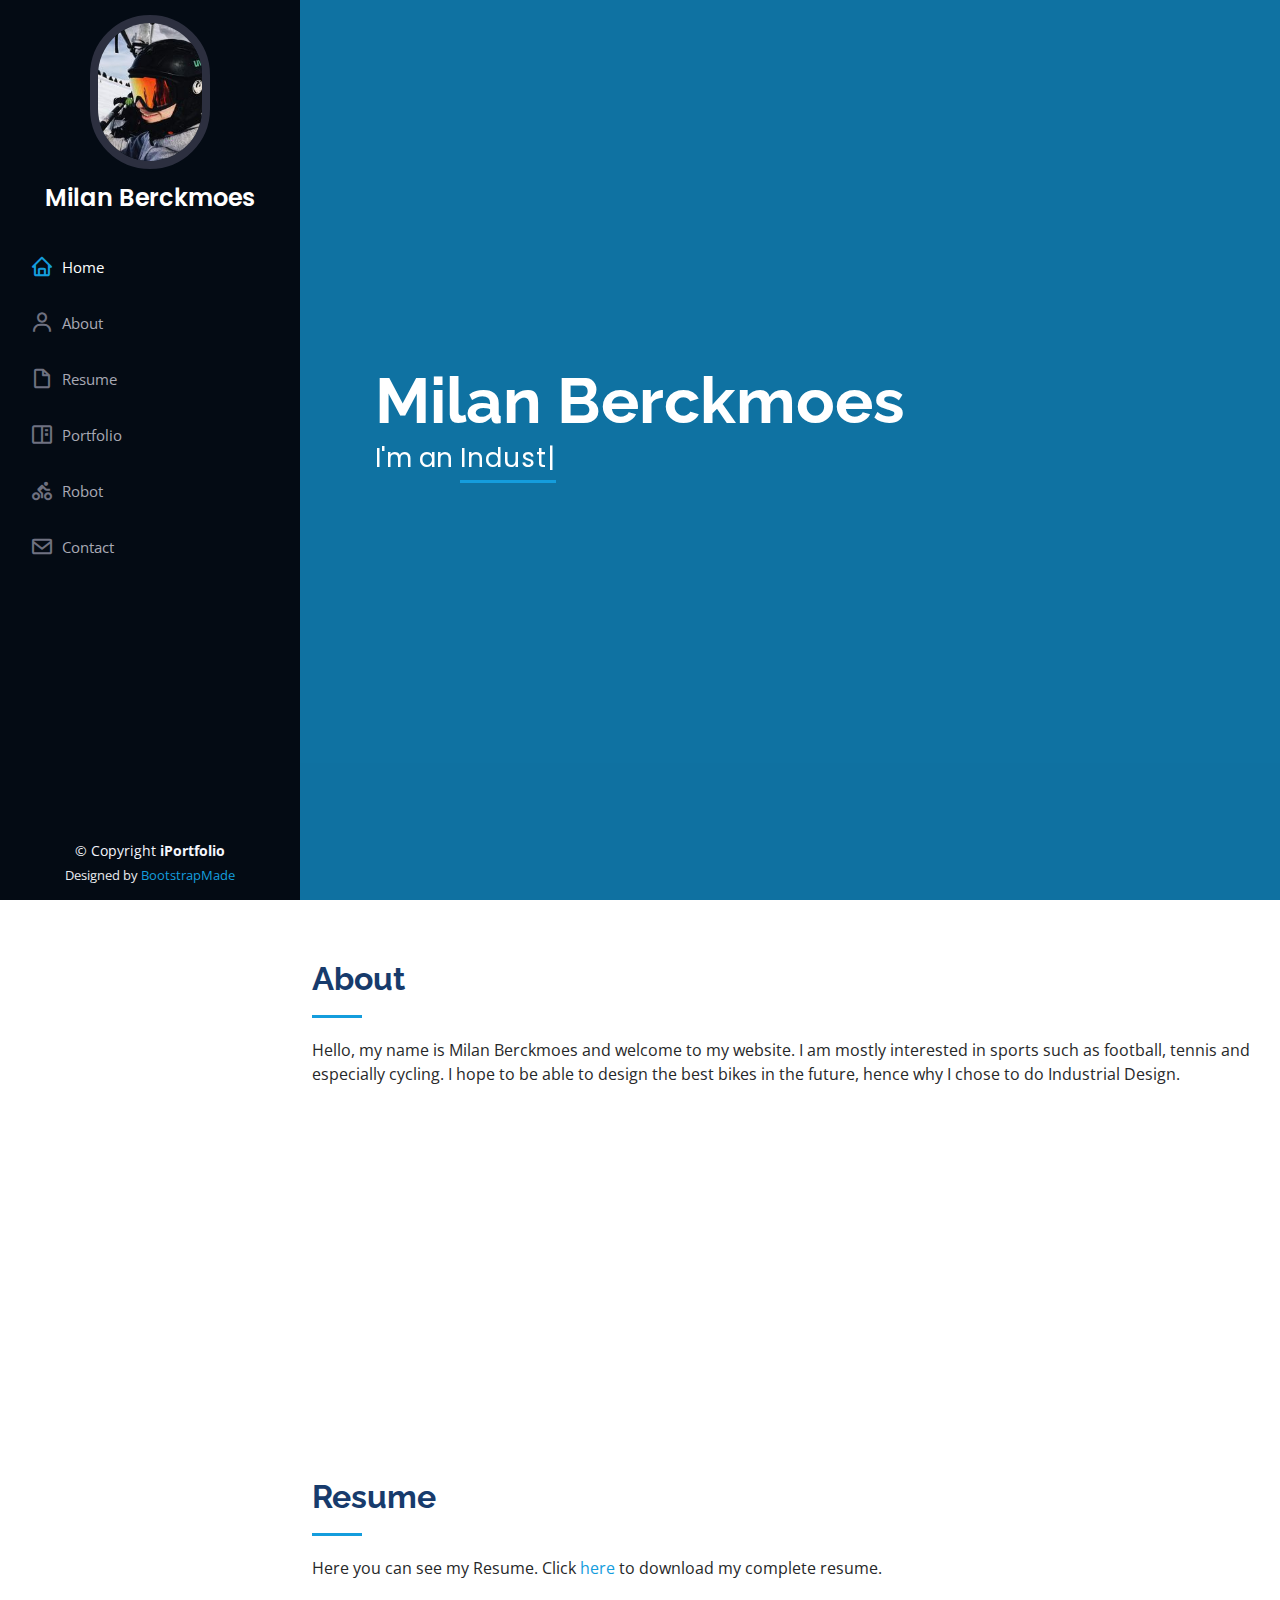
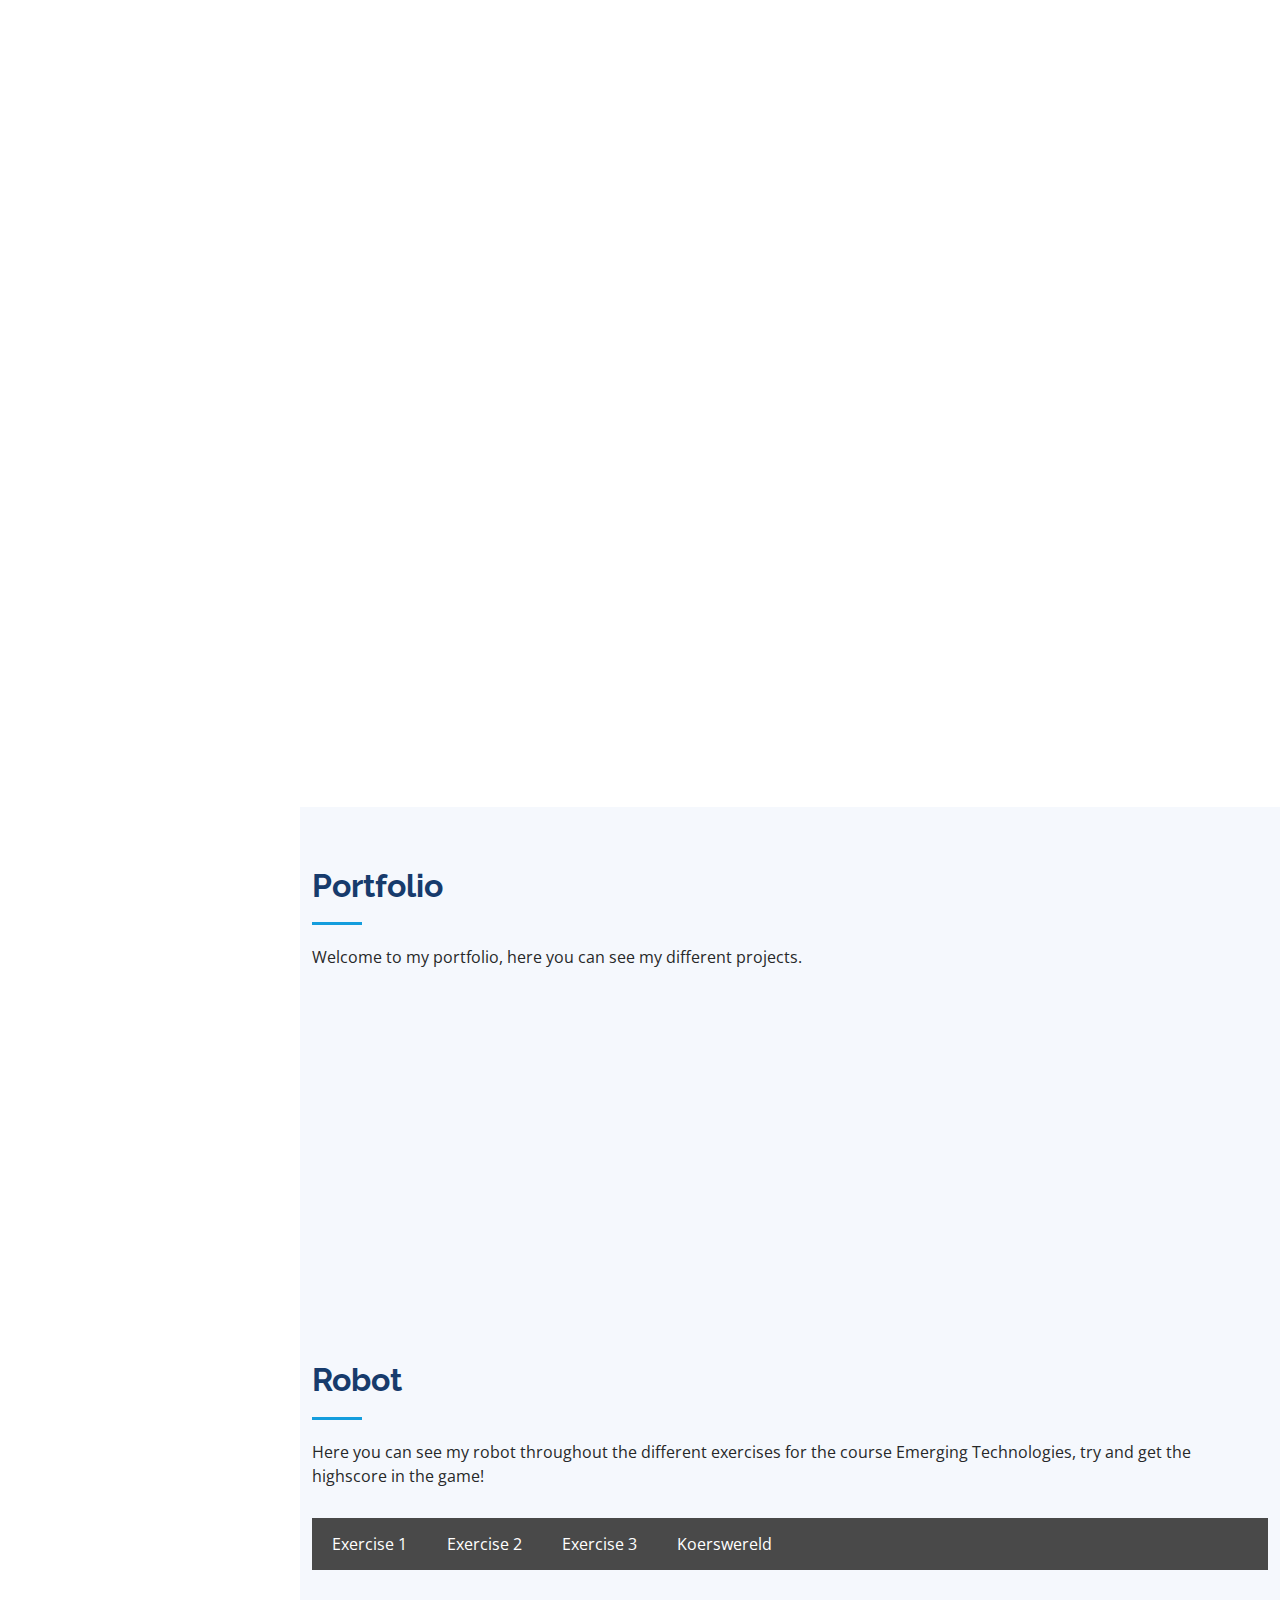
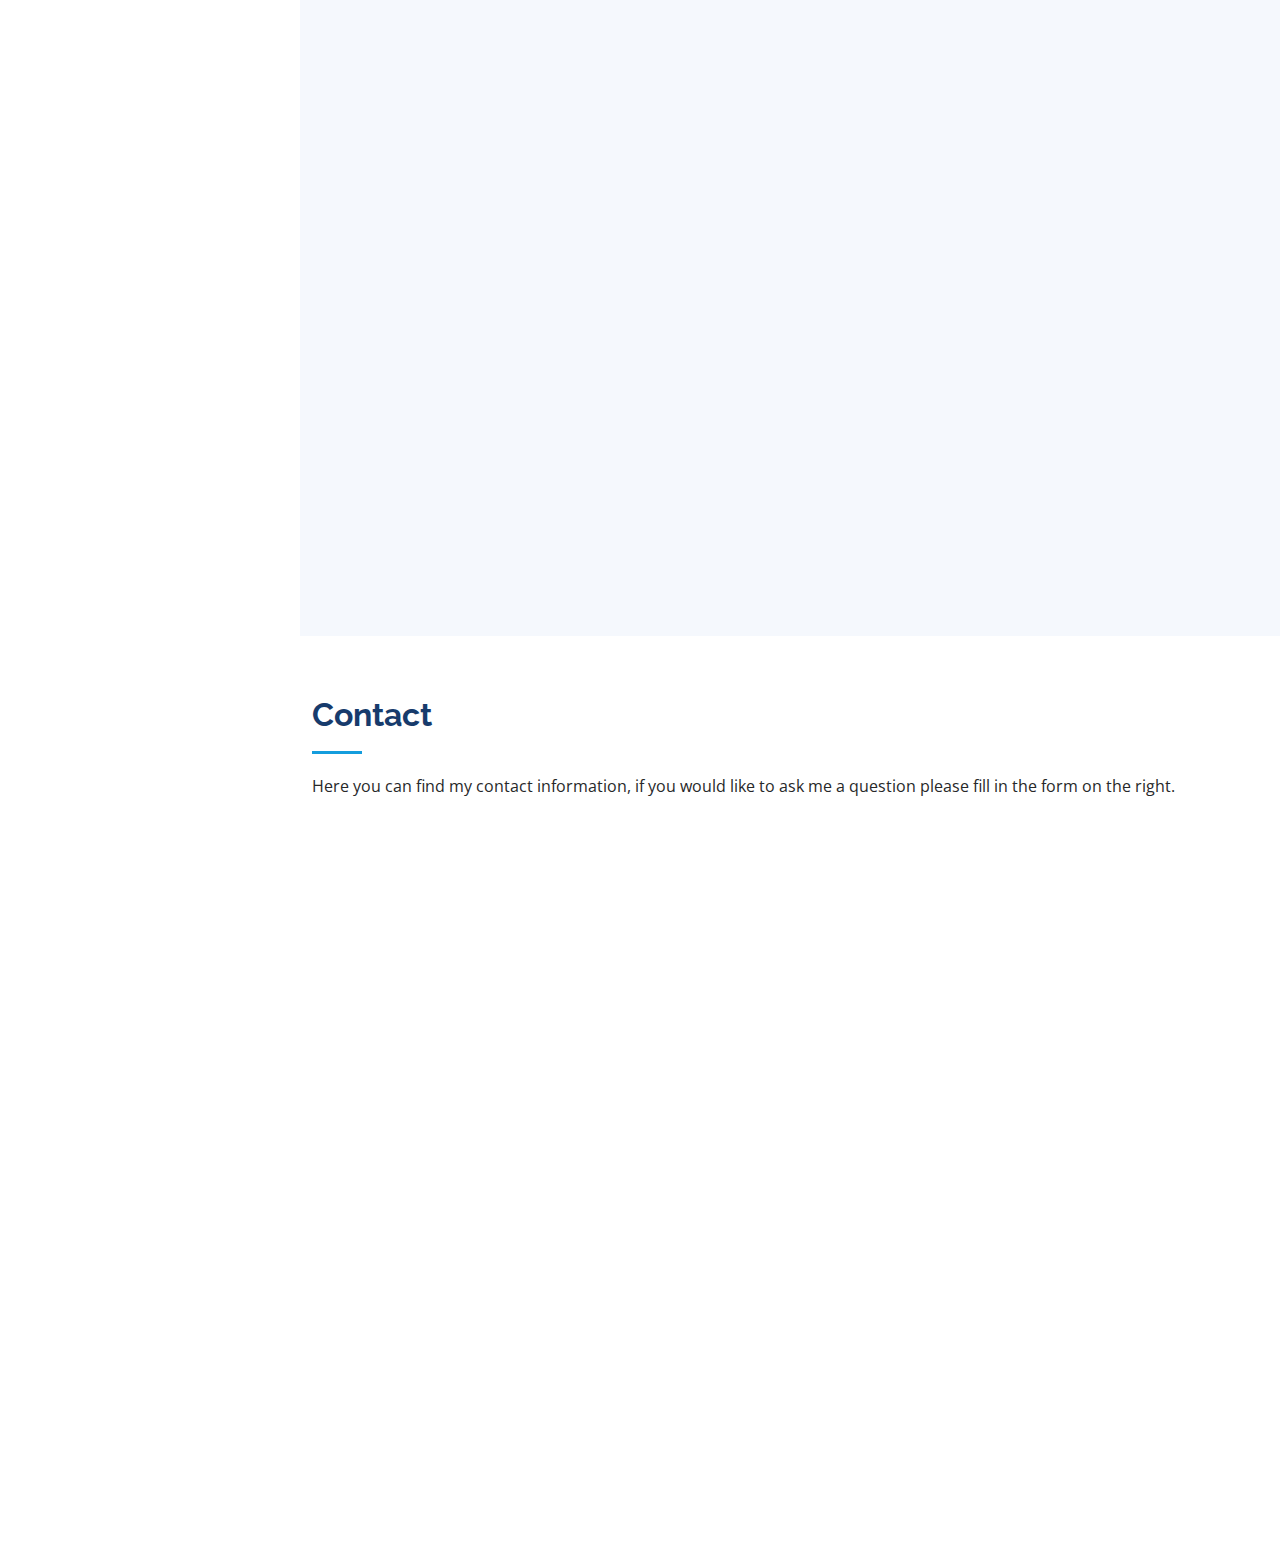
<file: index.html>
<!DOCTYPE html>
<html lang="en">

<head>
  <meta charset="utf-8">
  <meta content="width=device-width, initial-scale=1.0" name="viewport">

  <title>Milan Berckmoes</title>
  <meta content="" name="description">
  <meta content="" name="keywords">
  <script>
    function myP5JSFunction(Exercise) {
      document.getElementById("P5JSframe").src = "https://" + Exercise;
    }
  </script>

  <!-- Favicons -->
  <link href="assets/img/MB logo vierkant.jpg" rel="icon">
  <link href="assets/img/MB logo vierkant.jpg" rel="apple-touch-icon">

  <!-- Google Fonts -->
  <link
    href="https://fonts.googleapis.com/css?family=Open+Sans:300,300i,400,400i,600,600i,700,700i|Raleway:300,300i,400,400i,500,500i,600,600i,700,700i|Poppins:300,300i,400,400i,500,500i,600,600i,700,700i"
    rel="stylesheet">

  <!-- Vendor CSS Files -->
  <link href="assets/vendor/aos/aos.css" rel="stylesheet">
  <link href="assets/vendor/bootstrap/css/bootstrap.min.css" rel="stylesheet">
  <link href="assets/vendor/bootstrap-icons/bootstrap-icons.css" rel="stylesheet">
  <link href="assets/vendor/boxicons/css/boxicons.min.css" rel="stylesheet">
  <link href="assets/vendor/glightbox/css/glightbox.min.css" rel="stylesheet">
  <link href="assets/vendor/swiper/swiper-bundle.min.css" rel="stylesheet">

  <!-- Template Main CSS File -->
  <link href="assets/css/style.css" rel="stylesheet">

  <!-- =======================================================
  * Template Name: iPortfolio
  * Updated: Mar 10 2023 with Bootstrap v5.2.3
  * Template URL: https://bootstrapmade.com/iportfolio-bootstrap-portfolio-websites-template/
  * Author: BootstrapMade.com
  * License: https://bootstrapmade.com/license/
  ======================================================== -->
</head>

<body>

  <!-- ======= Mobile nav toggle button ======= -->
  <i class="bi bi-list mobile-nav-toggle d-xl-none"></i>

  <!-- ======= Header ======= -->
  <header id="header">
    <div class="d-flex flex-column"> <!--een div groepeert meerdere html elementen-->

      <div class="profile">
        <img id="ProfilepictureNavbar" src="assets/img/Profilepicture.jpg" alt="Profilepicture"
          class="img-fluid rounded-pill">
        <h1 class="text-light"><a href="index.html">Milan Berckmoes</a></h1>
        <!--de h groepeert verschillende heading-elementen-->
      </div>

      <nav id="navbar" class="nav-menu navbar">
        <ul>
          <!--dit zijn voorbeelden van koppelingen binnen de eigen pagina, deze staan in een niet genummerde lijst met li de items in de lijst-->
          <li><a href="#hero" class="nav-link scrollto active"><i class="bx bx-home"></i> <span>Home</span></a></li>
          <!--de span groepeert een aantal woorden-->
          <li><a href="#about" class="nav-link scrollto"><i class="bx bx-user"></i> <span>About</span></a></li>
          <li><a href="#resume" class="nav-link scrollto"><i class="bx bx-file-blank"></i> <span>Resume</span></a></li>
          <li><a href="#portfolio" class="nav-link scrollto"><i class="bx bx-book-content"></i>
              <span>Portfolio</span></a></li>
          <li><a href="#robot" class="nav-link scrollto"><i class='bx bx-cycling'></i></i>
              <span>Robot</span></a></li>
          <li><a href="#contact" class="nav-link scrollto"><i class="bx bx-envelope"></i> <span>Contact</span></a></li>
        </ul>
      </nav><!-- .nav-menu -->
    </div>
  </header><!-- End Header -->

  <!-- ======= Hero Section ======= -->
  <section id="hero" class="d-flex flex-column justify-content-center align-items-center">
    <div class="hero-container" data-aos="fade-in">
      <h1>Milan Berckmoes</h1>
      <p>I'm an <span class="typed" data-typed-items="Industrial Designer"></span></p>
    </div>
  </section><!-- End Hero -->

  <main id="main">

    <!-- ======= About Section ======= -->
    <section id="about" class="about">
      <div class="container">

        <div class="section-title">
          <h2>About</h2>
          <p>Hello, my name is Milan Berckmoes and welcome to my website. I am mostly interested in sports such as
            football, tennis and especially cycling. I hope to be able to design the best bikes in the future, hence why
            I chose to do Industrial Design.</p>
        </div>

        <div class="row">
          <div class="col-lg-4" data-aos="fade-right">
            <img id="Profilepicture" src="assets/img/Profilepicture.jpg" class="img-fluid" alt="Profilepicture">
            <!--dit is een voorbeeld van een relatief pad voor de img, de foto staat dus in een onderliggende map-->
          </div>
          <div class="col-lg-8 pt-4 pt-lg-0 content" data-aos="fade-left">
            <h3>Industrial designer</h3>
            <p class="fst-italic">
              Some information about me below.
            </p>
            <div class="row">
              <div class="col-lg-6">
                <ul>
                  <li><i class="bi bi-chevron-right"></i> <strong>Birthday:</strong> <span>29 Nov 2002</span></li>
                  <li><i class="bi bi-chevron-right"></i> <strong>Profession:</strong>
                    <span>Student</span>
                  </li>
                  <li><i class="bi bi-chevron-right"></i> <strong>City:</strong> <span>Ghent, Belgium</span></li>
                </ul>
              </div>
              <div class="col-lg-6">
                <ul>
                  <li><i class="bi bi-chevron-right"></i> <strong>Age:</strong> <span>20</span></li>
                  <li><i class="bi bi-chevron-right"></i> <strong>Interests:</strong> <span>Cycling, football,
                      tennis</span></li>
                  <li><i class="bi bi-chevron-right"></i> <strong>Email:</strong> <span>Milan.Berckmoes@UGent.be</span>
                </ul>
              </div>
            </div>
          </div>
        </div>

      </div>
    </section><!-- End About Section -->

    <!-- ======= Resume Section ======= -->
    <section id="resume" class="resume">
      <div class="container">

        <div class="section-title">
          <h2>Resume</h2>
          <p>Here you can see my Resume. Click <a href="assets/img/CV Milan Berckmoes 2023.jpg">here</a> to download my
            complete
            resume.</p>
        </div>

        <div class="row">
          <div class="col-lg-6" data-aos="fade-up">
            <h3 class="resume-title">Profiel</h3>
            <div class="resume-item pb-0">
              <h4>Milan Berckmoes</h4>
              <p><em>Ik ben een geambieerde, jonge student die zich graag verder wil ontwikkelen. Als ik een opdracht
                  krijg, dan voer ik deze nauwkeurig uit. Ik heb zeer veel empathie en sta altijd klaar om te
                  helpen.</em></p>
              <ul>
                <li>Sint-Lievens-Houtem, België</li>
                <li>29/11/2002</li>
                <li>Milan.Berckmoes@UGent.be</li>
              </ul>
            </div>
            <h3 class="resume-title">Werkervaring</h3>
            <div class="resume-item">
              <h4>YOUCA Action Day (Zuiddag)</h4>
              <h5>18/10/2018</h5>
              <p><em>Anglo Belgian Corporation, Gent</em></p>
              <ul>
                <li>Meegewerkt in het magazijn.</li>
              </ul>
            </div>
            <div class="resume-item">
              <h4>Vakantiejob</h4>
              <h5>zomer 2020</h5>
              <p><em>Anglo Belgian Corporation, Gent</em></p>
              <ul>
                <li>Geholpen bij de administratie (loonbrieven opstellen, documenten sorteren, ...)</li>
              </ul>
            </div>
          </div>
          <div class="col-lg-6" data-aos="fade-up" data-aos-delay="100">
            <h3 class="resume-title">Opleidingen</h3>
            <div class="resume-item">
              <h4>Middelbare school</h4>
              <h5>2014 - 2020</h5>
              <p><em>Koninklijk Atheneum Zottegem</em></p>
              <p>Afstudeerrichting: Wetenschappen & Wiskunde (7u)</p>
            </div>
            <div class="resume-item">
              <h4>Universiteit</h4>
              <h5>2020 - 2022</h5>
              <p><em>Universiteit Gent</em></p>
              <p>Bachelor in de industriële wetenschappen (elektromechanica)</p>
            </div>
            <div class="resume-item">
              <h4>Universiteit</h4>
              <h5>2023 - heden</h5>
              <p><em>Universiteit Gent</em></p>
              <p>Bachelor in de industriële wetenschappen: industrieel ontwerpen</p>
            </div>
          </div>
        </div>

      </div>
    </section><!-- End Resume Section -->

    <!-- ======= Portfolio Section ======= -->
    <section id="portfolio" class="portfolio section-bg">
      <div class="container">

        <div class="section-title">
          <h2>Portfolio</h2>
          <p>Welcome to my portfolio, here you can see my different projects. </p>
        </div>

      </div>

      <div class="row portfolio-container" data-aos="fade-up" data-aos-delay="100">

        <div class="col-lg-4 col-md-6 portfolio-item filter-app">
          <div class="portfolio-wrap">
            <img src="assets/img/SurfacingProject.png" class="img-fluid" alt="">
            <div class="portfolio-links">
              <a href="portfolio-surfacing.html"><i class="bx bx-link"></i></a>
            </div>
          </div>
        </div>

        <div class="col-lg-4 col-md-6 portfolio-item filter-app">
          <div class="portfolio-wrap">
            <img src="assets/img/ConcentrischeGrijper.png" class="img-fluid" alt="">
            <div class="portfolio-links">
              <a href="portfolio-grijper.html"><i class="bx bx-link"></i></a>
            </div>
          </div>
        </div>

        <div class="col-lg-4 col-md-6 portfolio-item filter-app">
          <div class="portfolio-wrap">
            <img src="assets/img/Tijdritspacer.png" class="img-fluid" alt="">
            <div class="portfolio-links">
              <a href="portfolio-spacer.html"><i class="bx bx-link"></i></a>
            </div>
          </div>
        </div>

      </div>

      </div>
    </section><!-- End Portfolio Section -->

    <!-- ======= Robot Section ======= -->

    <section id="robot" class="portfolio section-bg">
      <div class="container">

        <div class="section-title">
          <h2>Robot</h2>
          <p>Here you can see my robot throughout the different exercises for the course Emerging Technologies, try and
            get the highscore in the game!</p>
        </div>
        <div class="navbarP5JS" id="myP5JSbar">
          <a href="javascript:void(0);"
            onclick="myP5JSFunction('editor.p5js.org/MilanBerckmoes/full/dbLAV80Ir')">Exercise 1</a>
          <a href="javascript:void(0);"
            onclick="myP5JSFunction('editor.p5js.org/MilanBerckmoes/full/3rX0PWXUS')">Exercise 2</a>
          <a href="javascript:void(0);"
            onclick="myP5JSFunction('editor.p5js.org/MilanBerckmoes/full/2ySYmwfen')">Exercise 3</a>
          <a href="javascript:void(0);"
            onclick="myP5JSFunction('milanberckmoes.github.io/Koerswereld/')">Koerswereld</a>
        </div>
        <iframe id="P5JSframe" src="https://editor.p5js.org/MilanBerckmoes/full/dbLAV80Ir" width="100%"
          height="600"></iframe>
      </div>


      </div>
    </section><!-- End Robot Section -->

    <!-- ======= Contact Section ======= -->
    <section id="contact" class="contact">
      <div class="container">

        <div class="section-title">
          <h2>Contact</h2>
          <p>Here you can find my contact information, if you would like to ask me a question please fill in the form on
            the right.</p>
        </div>

        <div class="row" data-aos="fade-in">

          <div class="col-lg-5 d-flex align-items-stretch">
            <div class="info">
              <div class="address">
                <i class="bi bi-geo-alt"></i>
                <h4>Location:</h4>
                <p>Marksesteenweg 58, 8500 Kortrijk</p>
              </div>

              <div class="email">
                <i class="bi bi-envelope"></i>
                <h4>Email:</h4>
                <p>Milan.Berckmoes@UGent.be</p>
              </div>

              <iframe
                src="https://www.google.com/maps/embed?pb=!1m18!1m12!1m3!1d4589.021400525449!2d3.2468791849846155!3d50.82536190711098!2m3!1f0!2f0!3f0!3m2!1i1024!2i768!4f13.1!3m3!1m2!1s0x47c33ae93e16fd93%3A0xbf6ae5eab0f1a2fb!2sCampus%20Kortrijk%20Universiteit%20Gent!5e0!3m2!1snl!2sbe!4v1680365451483!5m2!1snl!2sbe"
                frameborder="0" style="border:0; width: 100%; height: 290px;" allowfullscreen></iframe>
            </div>

          </div>

          <div class="col-lg-7 mt-5 mt-lg-0 d-flex align-items-stretch">
            <form action="forms/contact.php" method="post" role="form" class="php-email-form">
              <div class="row">
                <div class="form-group col-md-6">
                  <label for="name">Your Name</label><!--label is de tekst voor een invoerelement-->
                  <input type="text" name="name" class="form-control" id="name" required>
                </div>
                <div class="form-group col-md-6">
                  <label for="name">Your Email</label>
                  <input type="email" class="form-control" name="email" id="email" required>
                </div>
              </div>
              <div class="form-group">
                <label for="name">Subject</label>
                <input type="text" class="form-control" name="subject" id="subject" required>
              </div>
              <div class="form-group">
                <label for="name">Message</label>
                <textarea class="form-control" name="message" rows="10" required></textarea>
              </div>
              <div class="my-3">
                <div class="loading">Loading</div>
                <div class="error-message"></div>
                <div class="sent-message">Your message has been sent. Thank you!</div>
              </div>
              <div class="text-center"><button type="submit">Send Message</button></div>
            </form>
          </div>

        </div>

      </div>
    </section><!-- End Contact Section -->

  </main><!-- End #main -->

  <!-- ======= Footer ======= -->
  <footer id="footer">
    <div class="container">
      <div class="copyright">
        &copy; Copyright <strong><span>iPortfolio</span></strong>
      </div>
      <div class="credits">
        <!-- All the links in the footer should remain intact. -->
        <!-- You can delete the links only if you purchased the pro version. -->
        <!-- Licensing information: https://bootstrapmade.com/license/ -->
        <!-- Purchase the pro version with working PHP/AJAX contact form: https://bootstrapmade.com/iportfolio-bootstrap-portfolio-websites-template/ -->
        Designed by <a href="https://bootstrapmade.com/">BootstrapMade</a>
      </div>
    </div>
  </footer><!-- End  Footer -->

  <a href="#" class="back-to-top d-flex align-items-center justify-content-center"><i
      class="bi bi-arrow-up-short"></i></a>

  <!-- Vendor JS Files -->
  <script src="assets/vendor/purecounter/purecounter_vanilla.js"></script>
  <script src="assets/vendor/aos/aos.js"></script>
  <script src="assets/vendor/bootstrap/js/bootstrap.bundle.min.js"></script>
  <script src="assets/vendor/glightbox/js/glightbox.min.js"></script>
  <script src="assets/vendor/isotope-layout/isotope.pkgd.min.js"></script>
  <script src="assets/vendor/swiper/swiper-bundle.min.js"></script>
  <script src="assets/vendor/typed.js/typed.min.js"></script>
  <script src="assets/vendor/waypoints/noframework.waypoints.js"></script>
  <script src="assets/vendor/php-email-form/validate.js"></script>

  <!-- Template Main JS File -->
  <script src="assets/js/main.js"></script>

</body>

</html>
</file>
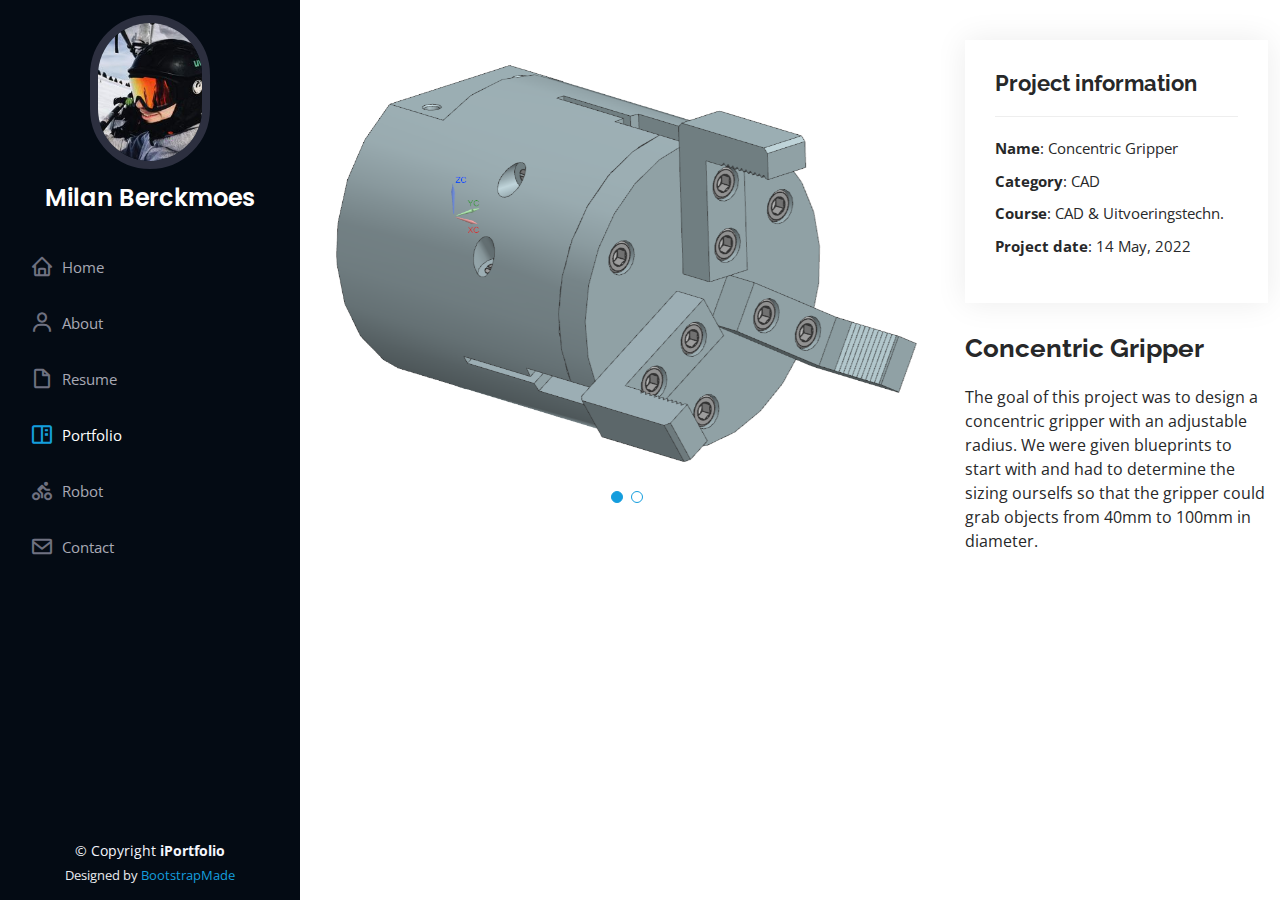
<file: portfolio-grijper.html>
<!DOCTYPE html>
<html lang="en">

<head>
    <meta charset="utf-8">
    <meta content="width=device-width, initial-scale=1.0" name="viewport">

    <title>Portfolio - Concentric Gripper</title>
    <meta content="" name="description">
    <meta content="" name="keywords">

    <!-- Favicons -->
    <link href="assets/img/MB logo vierkant.jpg" rel="icon">
    <link href="assets/img/MB logo vierkant.jpg" rel="apple-touch-icon">

    <!-- Google Fonts -->
    <link
        href="https://fonts.googleapis.com/css?family=Open+Sans:300,300i,400,400i,600,600i,700,700i|Raleway:300,300i,400,400i,500,500i,600,600i,700,700i|Poppins:300,300i,400,400i,500,500i,600,600i,700,700i"
        rel="stylesheet">

    <!-- Vendor CSS Files -->
    <link href="assets/vendor/aos/aos.css" rel="stylesheet">
    <link href="assets/vendor/bootstrap/css/bootstrap.min.css" rel="stylesheet">
    <link href="assets/vendor/bootstrap-icons/bootstrap-icons.css" rel="stylesheet">
    <link href="assets/vendor/boxicons/css/boxicons.min.css" rel="stylesheet">
    <link href="assets/vendor/glightbox/css/glightbox.min.css" rel="stylesheet">
    <link href="assets/vendor/swiper/swiper-bundle.min.css" rel="stylesheet">

    <!-- Template Main CSS File -->
    <link href="assets/css/style.css" rel="stylesheet">

    <!-- =======================================================
  * Template Name: iPortfolio
  * Updated: Mar 10 2023 with Bootstrap v5.2.3
  * Template URL: https://bootstrapmade.com/iportfolio-bootstrap-portfolio-websites-template/
  * Author: BootstrapMade.com
  * License: https://bootstrapmade.com/license/
  ======================================================== -->
</head>

<body>

    <!-- ======= Mobile nav toggle button ======= -->
    <i class="bi bi-list mobile-nav-toggle d-xl-none"></i>

    <!-- ======= Header ======= -->
    <header id="header">
        <div class="d-flex flex-column">

            <div class="profile">
                <img src="assets/img/Profilepicture.jpg" alt="" class="img-fluid rounded-pill">
                <h1 class="text-light"><a href="index.html">Milan Berckmoes</a></h1>
            </div>

            <nav id="navbar" class="nav-menu navbar">
                <ul>
                    <li><a href="index.html#hero" class="nav-link scrollto"><i class="bx bx-home"></i>
                            <span>Home</span></a></li>
                    <li><a href="index.html#about" class="nav-link scrollto"><i class="bx bx-user"></i>
                            <span>About</span></a>
                    </li>
                    <li><a href="index.html#resume" class="nav-link scrollto"><i class="bx bx-file-blank"></i>
                            <span>Resume</span></a></li>
                    <li><a href="index.html#portfolio" class="nav-link scrollto active"><i
                                class="bx bx-book-content"></i>
                            <span>Portfolio</span></a></li>
                    <li><a href="index.html#robot" class="nav-link scrollto"><i class='bx bx-cycling'></i></i>
                            <span>Robot</span></a></li>
                    <li><a href="index.html#contact" class="nav-link scrollto"><i class="bx bx-envelope"></i>
                            <span>Contact</span></a></li>
                </ul>
            </nav><!-- .nav-menu -->
        </div>
    </header><!-- End Header -->

    <main id="main">

        <!-- ======= Portfolio Details Section ======= -->
        <section id="portfolio-details" class="portfolio-details">
            <div class="container">

                <div class="row gy-4">

                    <div class="col-lg-8">
                        <div class="portfolio-details-slider swiper">
                            <div class="swiper-wrapper align-items-center">

                                <div class="swiper-slide">
                                    <img src="assets\img\ConcentrischeGrijper.png" alt="">
                                </div>

                                <div class="swiper-slide">
                                    <img src="assets\img\ConcentrischeGrijper2.png" alt="">
                                </div>

                            </div>
                            <div class="swiper-pagination"></div>
                        </div>
                    </div>

                    <div class="col-lg-4">
                        <div class="portfolio-info">
                            <h3>Project information</h3>
                            <ul>
                                <li><strong>Name</strong>: Concentric Gripper</li>
                                <li><strong>Category</strong>: CAD</li>
                                <li><strong>Course</strong>: CAD & Uitvoeringstechn.</li>
                                <li><strong>Project date</strong>: 14 May, 2022</li>
                            </ul>
                        </div>
                        <div class="portfolio-description">
                            <h2>Concentric Gripper</h2>
                            <p>
                                The goal of this project was to design a concentric gripper with an adjustable radius.
                                We were given blueprints to start with and had to determine the sizing ourselfs so that
                                the gripper could grab objects from 40mm to 100mm in diameter.
                            </p>
                        </div>
                    </div>

                </div>

            </div>
        </section><!-- End Portfolio Details Section -->

    </main><!-- End #main -->

    <!-- ======= Footer ======= -->
    <footer id="footer">
        <div class="container">
            <div class="copyright">
                &copy; Copyright <strong><span>iPortfolio</span></strong>
            </div>
            <div class="credits">
                <!-- All the links in the footer should remain intact. -->
                <!-- You can delete the links only if you purchased the pro version. -->
                <!-- Licensing information: https://bootstrapmade.com/license/ -->
                <!-- Purchase the pro version with working PHP/AJAX contact form: https://bootstrapmade.com/iportfolio-bootstrap-portfolio-websites-template/ -->
                Designed by <a href="https://bootstrapmade.com/">BootstrapMade</a>
            </div>
        </div>
    </footer><!-- End  Footer -->

    <a href="#" class="back-to-top d-flex align-items-center justify-content-center"><i
            class="bi bi-arrow-up-short"></i></a>

    <!-- Vendor JS Files -->
    <script src="assets/vendor/purecounter/purecounter_vanilla.js"></script>
    <script src="assets/vendor/aos/aos.js"></script>
    <script src="assets/vendor/bootstrap/js/bootstrap.bundle.min.js"></script>
    <script src="assets/vendor/glightbox/js/glightbox.min.js"></script>
    <script src="assets/vendor/isotope-layout/isotope.pkgd.min.js"></script>
    <script src="assets/vendor/swiper/swiper-bundle.min.js"></script>
    <script src="assets/vendor/typed.js/typed.min.js"></script>
    <script src="assets/vendor/waypoints/noframework.waypoints.js"></script>
    <script src="assets/vendor/php-email-form/validate.js"></script>

    <!-- Template Main JS File -->
    <script src="assets/js/main.js"></script>

</body>

</html>
</file>
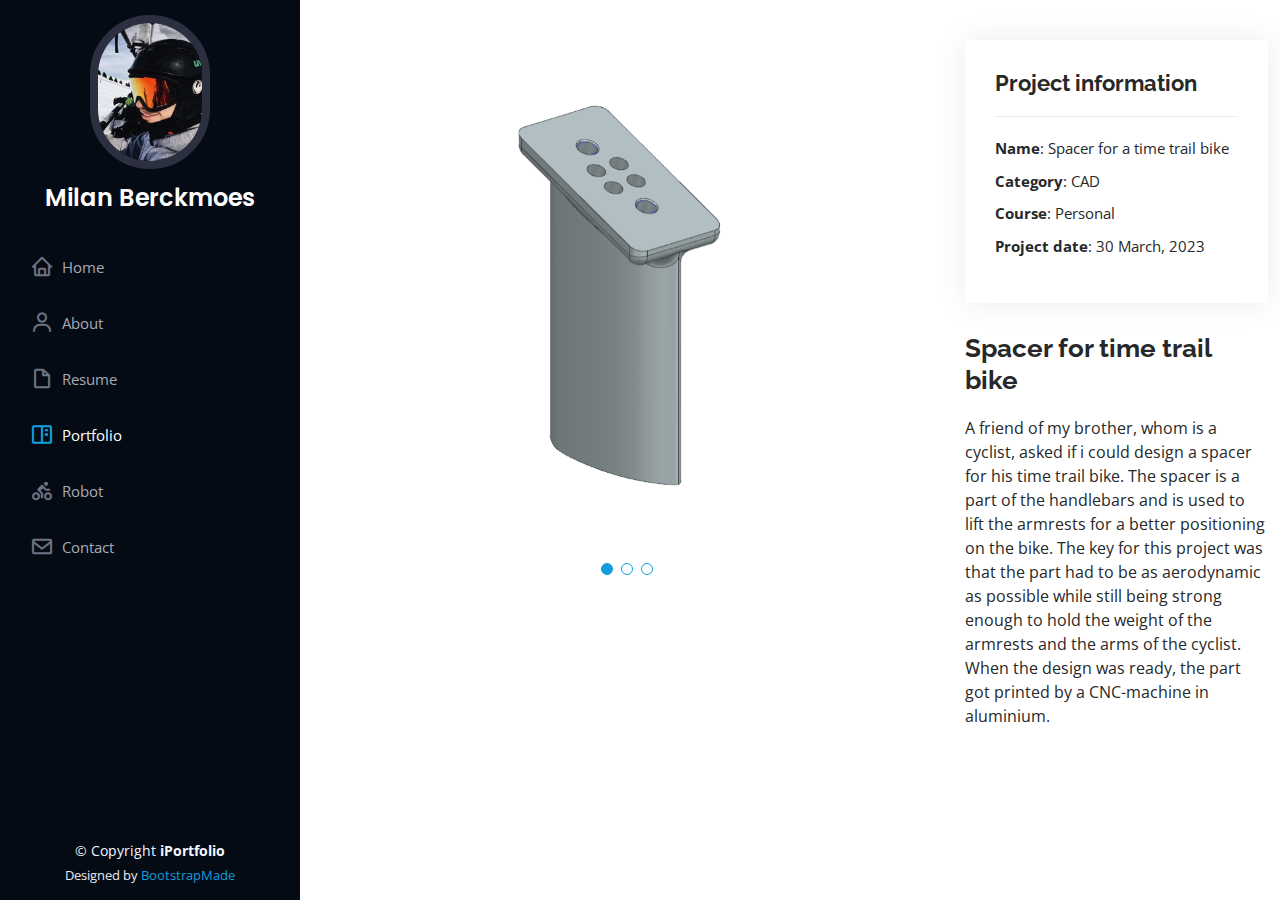
<file: portfolio-spacer.html>
<!DOCTYPE html>
<html lang="en">

<head>
    <meta charset="utf-8">
    <meta content="width=device-width, initial-scale=1.0" name="viewport">

    <title>Portfolio - Spacer</title>
    <meta content="" name="description">
    <meta content="" name="keywords">

    <!-- Favicons -->
    <link href="assets/img/MB logo vierkant.jpg" rel="icon">
    <link href="assets/img/MB logo vierkant.jpg" rel="apple-touch-icon">

    <!-- Google Fonts -->
    <link
        href="https://fonts.googleapis.com/css?family=Open+Sans:300,300i,400,400i,600,600i,700,700i|Raleway:300,300i,400,400i,500,500i,600,600i,700,700i|Poppins:300,300i,400,400i,500,500i,600,600i,700,700i"
        rel="stylesheet">

    <!-- Vendor CSS Files -->
    <link href="assets/vendor/aos/aos.css" rel="stylesheet">
    <link href="assets/vendor/bootstrap/css/bootstrap.min.css" rel="stylesheet">
    <link href="assets/vendor/bootstrap-icons/bootstrap-icons.css" rel="stylesheet">
    <link href="assets/vendor/boxicons/css/boxicons.min.css" rel="stylesheet">
    <link href="assets/vendor/glightbox/css/glightbox.min.css" rel="stylesheet">
    <link href="assets/vendor/swiper/swiper-bundle.min.css" rel="stylesheet">

    <!-- Template Main CSS File -->
    <link href="assets/css/style.css" rel="stylesheet">

    <!-- =======================================================
  * Template Name: iPortfolio
  * Updated: Mar 10 2023 with Bootstrap v5.2.3
  * Template URL: https://bootstrapmade.com/iportfolio-bootstrap-portfolio-websites-template/
  * Author: BootstrapMade.com
  * License: https://bootstrapmade.com/license/
  ======================================================== -->
</head>

<body>

    <!-- ======= Mobile nav toggle button ======= -->
    <i class="bi bi-list mobile-nav-toggle d-xl-none"></i>

    <!-- ======= Header ======= -->
    <header id="header">
        <div class="d-flex flex-column">

            <div class="profile">
                <img src="assets/img/Profilepicture.jpg" alt="" class="img-fluid rounded-pill">
                <h1 class="text-light"><a href="index.html">Milan Berckmoes</a></h1>
            </div>

            <nav id="navbar" class="nav-menu navbar">
                <ul>
                    <li><a href="index.html#hero" class="nav-link scrollto"><i class="bx bx-home"></i>
                            <span>Home</span></a></li>
                    <li><a href="index.html#about" class="nav-link scrollto"><i class="bx bx-user"></i>
                            <span>About</span></a>
                    </li>
                    <li><a href="index.html#resume" class="nav-link scrollto"><i class="bx bx-file-blank"></i>
                            <span>Resume</span></a></li>
                    <li><a href="index.html#portfolio" class="nav-link scrollto active"><i
                                class="bx bx-book-content"></i>
                            <span>Portfolio</span></a></li>
                    <li><a href="index.html#robot" class="nav-link scrollto"><i class='bx bx-cycling'></i></i>
                            <span>Robot</span></a></li>
                    <li><a href="index.html#contact" class="nav-link scrollto"><i class="bx bx-envelope"></i>
                            <span>Contact</span></a></li>
                </ul>
            </nav><!-- .nav-menu -->
        </div>
    </header><!-- End Header -->

    <main id="main">

        <!-- ======= Portfolio Details Section ======= -->
        <section id="portfolio-details" class="portfolio-details">
            <div class="container">

                <div class="row gy-4">

                    <div class="col-lg-8">
                        <div class="portfolio-details-slider swiper">
                            <div class="swiper-wrapper align-items-center">

                                <div class="swiper-slide">
                                    <img src="assets\img\Tijdritspacer.png" alt="">
                                </div>

                                <div class="swiper-slide">
                                    <img src="assets\img\TijdritspacerFront.png" alt="">
                                </div>

                                <div class="swiper-slide">
                                    <img src="assets\img\TijdritspacerIRL.jpg" alt="">
                                </div>

                            </div>
                            <div class="swiper-pagination"></div>
                        </div>
                    </div>

                    <div class="col-lg-4">
                        <div class="portfolio-info">
                            <h3>Project information</h3>
                            <ul>
                                <li><strong>Name</strong>: Spacer for a time trail bike</li>
                                <li><strong>Category</strong>: CAD</li>
                                <li><strong>Course</strong>: Personal</li>
                                <li><strong>Project date</strong>: 30 March, 2023</li>
                            </ul>
                        </div>
                        <div class="portfolio-description">
                            <h2>Spacer for time trail bike</h2>
                            <p>
                                A friend of my brother, whom is a cyclist, asked if i could design a spacer for his
                                time trail bike. The spacer is a part of the handlebars and is used to lift the armrests
                                for a better positioning on the bike. The key for this project was that the part had to
                                be as aerodynamic as possible while still being strong enough to hold the weight of the
                                armrests and the arms of the cyclist. When the design was ready, the part got printed by
                                a CNC-machine in aluminium.
                            </p>
                        </div>
                    </div>

                </div>

            </div>
        </section><!-- End Portfolio Details Section -->

    </main><!-- End #main -->

    <!-- ======= Footer ======= -->
    <footer id="footer">
        <div class="container">
            <div class="copyright">
                &copy; Copyright <strong><span>iPortfolio</span></strong>
            </div>
            <div class="credits">
                <!-- All the links in the footer should remain intact. -->
                <!-- You can delete the links only if you purchased the pro version. -->
                <!-- Licensing information: https://bootstrapmade.com/license/ -->
                <!-- Purchase the pro version with working PHP/AJAX contact form: https://bootstrapmade.com/iportfolio-bootstrap-portfolio-websites-template/ -->
                Designed by <a href="https://bootstrapmade.com/">BootstrapMade</a>
            </div>
        </div>
    </footer><!-- End  Footer -->

    <a href="#" class="back-to-top d-flex align-items-center justify-content-center"><i
            class="bi bi-arrow-up-short"></i></a>

    <!-- Vendor JS Files -->
    <script src="assets/vendor/purecounter/purecounter_vanilla.js"></script>
    <script src="assets/vendor/aos/aos.js"></script>
    <script src="assets/vendor/bootstrap/js/bootstrap.bundle.min.js"></script>
    <script src="assets/vendor/glightbox/js/glightbox.min.js"></script>
    <script src="assets/vendor/isotope-layout/isotope.pkgd.min.js"></script>
    <script src="assets/vendor/swiper/swiper-bundle.min.js"></script>
    <script src="assets/vendor/typed.js/typed.min.js"></script>
    <script src="assets/vendor/waypoints/noframework.waypoints.js"></script>
    <script src="assets/vendor/php-email-form/validate.js"></script>

    <!-- Template Main JS File -->
    <script src="assets/js/main.js"></script>

</body>

</html>
</file>
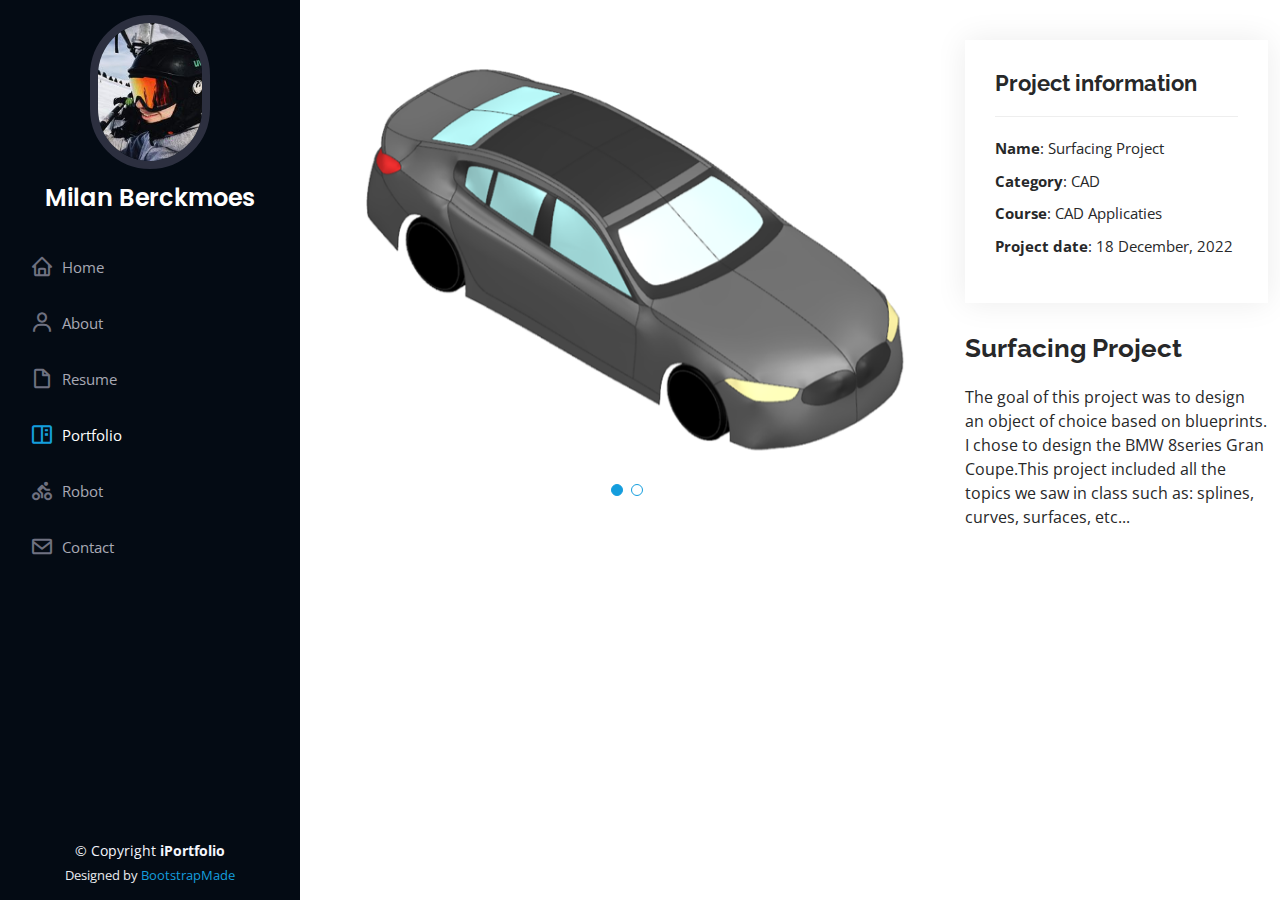
<file: portfolio-surfacing.html>
<!DOCTYPE html>
<html lang="en">

<head>
  <meta charset="utf-8">
  <meta content="width=device-width, initial-scale=1.0" name="viewport">

  <title>Porfolio - Surfacing Project</title>
  <meta content="" name="description">
  <meta content="" name="keywords">

  <!-- Favicons -->
  <link href="assets/img/MB logo vierkant.jpg" rel="icon">
  <link href="assets/img/MB logo vierkant.jpg" rel="apple-touch-icon">

  <!-- Google Fonts -->
  <link
    href="https://fonts.googleapis.com/css?family=Open+Sans:300,300i,400,400i,600,600i,700,700i|Raleway:300,300i,400,400i,500,500i,600,600i,700,700i|Poppins:300,300i,400,400i,500,500i,600,600i,700,700i"
    rel="stylesheet">

  <!-- Vendor CSS Files -->
  <link href="assets/vendor/aos/aos.css" rel="stylesheet">
  <link href="assets/vendor/bootstrap/css/bootstrap.min.css" rel="stylesheet">
  <link href="assets/vendor/bootstrap-icons/bootstrap-icons.css" rel="stylesheet">
  <link href="assets/vendor/boxicons/css/boxicons.min.css" rel="stylesheet">
  <link href="assets/vendor/glightbox/css/glightbox.min.css" rel="stylesheet">
  <link href="assets/vendor/swiper/swiper-bundle.min.css" rel="stylesheet">

  <!-- Template Main CSS File -->
  <link href="assets/css/style.css" rel="stylesheet">

  <!-- =======================================================
  * Template Name: iPortfolio
  * Updated: Mar 10 2023 with Bootstrap v5.2.3
  * Template URL: https://bootstrapmade.com/iportfolio-bootstrap-portfolio-websites-template/
  * Author: BootstrapMade.com
  * License: https://bootstrapmade.com/license/
  ======================================================== -->
</head>

<body>

  <!-- ======= Mobile nav toggle button ======= -->
  <i class="bi bi-list mobile-nav-toggle d-xl-none"></i>

  <!-- ======= Header ======= -->
  <header id="header">
    <div class="d-flex flex-column">

      <div class="profile">
        <img src="assets/img/Profilepicture.jpg" alt="" class="img-fluid rounded-pill">
        <h1 class="text-light"><a href="index.html">Milan Berckmoes</a></h1>
      </div>

      <nav id="navbar" class="nav-menu navbar">
        <ul>
          <li><a href="index.html#hero" class="nav-link scrollto"><i class="bx bx-home"></i>
              <span>Home</span></a></li>
          <li><a href="index.html#about" class="nav-link scrollto"><i class="bx bx-user"></i> <span>About</span></a>
          </li>
          <li><a href="index.html#resume" class="nav-link scrollto"><i class="bx bx-file-blank"></i>
              <span>Resume</span></a></li>
          <li><a href="index.html#portfolio" class="nav-link scrollto active"><i class="bx bx-book-content"></i>
              <span>Portfolio</span></a></li>
          <li><a href="index.html#robot" class="nav-link scrollto"><i class='bx bx-cycling'></i></i>
              <span>Robot</span></a></li>
          <li><a href="index.html#contact" class="nav-link scrollto"><i class="bx bx-envelope"></i>
              <span>Contact</span></a></li>
        </ul>
      </nav><!-- .nav-menu -->
    </div>
  </header><!-- End Header -->

  <main id="main">

    <!-- ======= Portfolio Details Section ======= -->
    <section id="portfolio-details" class="portfolio-details">
      <div class="container">

        <div class="row gy-4">

          <div class="col-lg-8">
            <div class="portfolio-details-slider swiper">
              <div class="swiper-wrapper align-items-center">

                <div class="swiper-slide">
                  <img src="assets/img/SurfacingProject.png" alt="">
                </div>

                <div class="swiper-slide">
                  <img src="assets\img\SurfacingProject3D.png" alt="">
                </div>

              </div>
              <div class="swiper-pagination"></div>
            </div>
          </div>

          <div class="col-lg-4">
            <div class="portfolio-info">
              <h3>Project information</h3>
              <ul>
                <li><strong>Name</strong>: Surfacing Project</li>
                <li><strong>Category</strong>: CAD</li>
                <li><strong>Course</strong>: CAD Applicaties</li>
                <li><strong>Project date</strong>: 18 December, 2022</li>
              </ul>
            </div>
            <div class="portfolio-description">
              <h2>Surfacing Project</h2>
              <p>
                The goal of this project was to design an object of choice based on blueprints. I chose to design the
                BMW 8series Gran Coupe.This project included all the topics we saw in class such as: splines, curves,
                surfaces, etc...
              </p>
            </div>
          </div>

        </div>

      </div>
    </section><!-- End Portfolio Details Section -->

  </main><!-- End #main -->

  <!-- ======= Footer ======= -->
  <footer id="footer">
    <div class="container">
      <div class="copyright">
        &copy; Copyright <strong><span>iPortfolio</span></strong>
      </div>
      <div class="credits">
        <!-- All the links in the footer should remain intact. -->
        <!-- You can delete the links only if you purchased the pro version. -->
        <!-- Licensing information: https://bootstrapmade.com/license/ -->
        <!-- Purchase the pro version with working PHP/AJAX contact form: https://bootstrapmade.com/iportfolio-bootstrap-portfolio-websites-template/ -->
        Designed by <a href="https://bootstrapmade.com/">BootstrapMade</a>
      </div>
    </div>
  </footer><!-- End  Footer -->

  <a href="#" class="back-to-top d-flex align-items-center justify-content-center"><i
      class="bi bi-arrow-up-short"></i></a>

  <!-- Vendor JS Files -->
  <script src="assets/vendor/purecounter/purecounter_vanilla.js"></script>
  <script src="assets/vendor/aos/aos.js"></script>
  <script src="assets/vendor/bootstrap/js/bootstrap.bundle.min.js"></script>
  <script src="assets/vendor/glightbox/js/glightbox.min.js"></script>
  <script src="assets/vendor/isotope-layout/isotope.pkgd.min.js"></script>
  <script src="assets/vendor/swiper/swiper-bundle.min.js"></script>
  <script src="assets/vendor/typed.js/typed.min.js"></script>
  <script src="assets/vendor/waypoints/noframework.waypoints.js"></script>
  <script src="assets/vendor/php-email-form/validate.js"></script>

  <!-- Template Main JS File -->
  <script src="assets/js/main.js"></script>

</body>

</html>
</file>
<file: assets/css/style.css>
/**
* Template Name: iPortfolio
* Updated: Mar 10 2023 with Bootstrap v5.2.3
* Template URL: https://bootstrapmade.com/iportfolio-bootstrap-portfolio-websites-template/
* Author: BootstrapMade.com
* License: https://bootstrapmade.com/license/
*/
/*--------------------------------------------------------------
# P5JS robot rubriek
--------------------------------------------------------------*/
.navbarP5JS {
  overflow: hidden;
  background-color: #494949;
  width: 100%;
}

.navbarP5JS a {
  float: left;
  display: block;
  color: white;
  text-align: center;
  padding: 14px 20px;
  text-decoration: none;
}

/* Change color on hover */
.navbarP5JS a:hover {
  background-color: #ddd;
  color: black;
}

/* Change color on active */
.navbarP5JS a:active {
  background-color: rgb(92, 138, 245);
  color: black;
}
/* Start Change dark or light theme section*/

/* End Change dark or light theme section*/

/*--------------------------------------------------------------
# General
--------------------------------------------------------------*/
body {
  font-family: "Open Sans", sans-serif;
  color: #272829;
}

a {
  color: #149ddd;
  text-decoration: none;
}

a:hover {
  color: #37b3ed;
  text-decoration: none;
}

h1,
h2,
h3,
h4,
h5,
h6 {
  font-family: "Raleway", sans-serif;
}

/*--------------------------------------------------------------
# Back to top button
--------------------------------------------------------------*/
.back-to-top {
  position: fixed;
  visibility: hidden;
  opacity: 0;
  right: 15px;
  bottom: 15px;
  z-index: 996;
  background: #149ddd;
  width: 40px;
  height: 40px;
  border-radius: 50px;
  transition: all 0.4s;
}

.back-to-top i {
  font-size: 28px;
  color: #fff;
  line-height: 0;
}

.back-to-top:hover {
  background: #2eafec;
  color: #fff;
}

.back-to-top.active {
  visibility: visible;
  opacity: 1;
}

/*--------------------------------------------------------------
# Header
--------------------------------------------------------------*/
#header {
  position: fixed;
  top: 0;
  left: 0;
  bottom: 0;
  width: 300px;
  transition: all ease-in-out 0.5s;
  z-index: 9997;
  transition: all 0.5s;
  padding: 0 15px;
  background: #040b14;
  overflow-y: auto;
}

#header .profile img {
  margin: 15px auto;
  display: block;
  width: 120px;
  border: 8px solid #2c2f3f;
}

#header .profile h1 {
  font-size: 24px;
  margin: 0;
  padding: 0;
  font-weight: 600;
  -moz-text-align-last: center;
  text-align-last: center;
  font-family: "Poppins", sans-serif;
}

#header .profile h1 a,
#header .profile h1 a:hover {
  color: #fff;
  text-decoration: none;
}

#header .profile .social-links a {
  font-size: 18px;
  display: inline-block;
  background: #212431;
  color: #fff;
  line-height: 1;
  padding: 8px 0;
  margin-right: 4px;
  border-radius: 50%;
  text-align: center;
  width: 36px;
  height: 36px;
  transition: 0.3s;
}

#header .profile .social-links a:hover {
  background: #149ddd;
  color: #fff;
  text-decoration: none;
}

#main {
  margin-left: 300px;
}

@media (max-width: 1199px) {
  #header {
    left: -300px;
  }

  #main {
    margin-left: 0;
  }
}

/*--------------------------------------------------------------
# Navigation Menu
--------------------------------------------------------------*/
/* Desktop Navigation */
.nav-menu {
  padding: 30px 0 0 0;
}

.nav-menu * {
  margin: 0;
  padding: 0;
  list-style: none;
}

.nav-menu>ul>li {
  position: relative;
  white-space: nowrap;
}

.nav-menu a,
.nav-menu a:focus {
  display: flex;
  align-items: center;
  color: #a8a9b4;
  padding: 12px 15px;
  margin-bottom: 8px;
  transition: 0.3s;
  font-size: 15px;
}

.nav-menu a i,
.nav-menu a:focus i {
  font-size: 24px;
  padding-right: 8px;
  color: #6f7180;
}

.nav-menu a:hover,
.nav-menu .active,
.nav-menu .active:focus,
.nav-menu li:hover>a {
  text-decoration: none;
  color: #fff;
}

.nav-menu a:hover i,
.nav-menu .active i,
.nav-menu .active:focus i,
.nav-menu li:hover>a i {
  color: #149ddd;
}

/* Mobile Navigation */
.mobile-nav-toggle {
  position: fixed;
  right: 15px;
  top: 15px;
  z-index: 9998;
  border: 0;
  font-size: 24px;
  transition: all 0.4s;
  outline: none !important;
  background-color: #149ddd;
  color: #fff;
  width: 40px;
  height: 40px;
  display: inline-flex;
  align-items: center;
  justify-content: center;
  line-height: 0;
  border-radius: 50px;
  cursor: pointer;
}

.mobile-nav-active {
  overflow: hidden;
}

.mobile-nav-active #header {
  left: 0;
}

/*--------------------------------------------------------------
# Hero Section
--------------------------------------------------------------*/
#hero {
  width: 100%;
  height: 100vh;
  background-color: rgba(20,157,221);
  background-size: cover;
}

#hero:before {
  content: "";
  background: rgba(5, 13, 24, 0.3);
  position: absolute;
  bottom: 0;
  top: 0;
  left: 0;
  right: 0;
  z-index: 1;
}

#hero .hero-container {
  position: relative;
  z-index: 2;
  min-width: 300px;
}

#hero h1 {
  margin: 0 0 10px 0;
  font-size: 64px;
  font-weight: 700;
  line-height: 56px;
  color: #fff;
}

#hero p {
  color: #fff;
  margin-bottom: 50px;
  font-size: 26px;
  font-family: "Poppins", sans-serif;
}

#hero p span {
  color: #fff;
  padding-bottom: 4px;
  letter-spacing: 1px;
  border-bottom: 3px solid #149ddd;
}

@media (min-width: 1024px) {
  #hero {
    background-attachment: fixed;
  }
}

@media (max-width: 768px) {
  #hero h1 {
    font-size: 28px;
    line-height: 36px;
  }

  #hero h2 {
    font-size: 18px;
    line-height: 24px;
    margin-bottom: 30px;
  }
}

/*--------------------------------------------------------------
# Sections General
--------------------------------------------------------------*/
section {
  padding: 60px 0;
  overflow: hidden;
}

.section-bg {
  background: #f5f8fd;
}

.section-title {
  padding-bottom: 30px;
}

.section-title h2 {
  font-size: 32px;
  font-weight: bold;
  margin-bottom: 20px;
  padding-bottom: 20px;
  position: relative;
  color: #173b6c;
}

.section-title h2::after {
  content: "";
  position: absolute;
  display: block;
  width: 50px;
  height: 3px;
  background: #149ddd;
  bottom: 0;
  left: 0;
}

.section-title p {
  margin-bottom: 0;
}

/*--------------------------------------------------------------
# About
--------------------------------------------------------------*/
#ProfilepictureNavbar {
  width: 50%;
  height: auto;
}

#Profilepicture {
  width: 60%;
  height: auto;
}

.about .content h3 {
  font-weight: 700;
  font-size: 26px;
  color: #173b6c;
}

.about .content ul {
  list-style: none;
  padding: 0;
}

.about .content ul li {
  margin-bottom: 20px;
  display: flex;
  align-items: center;
}

.about .content ul strong {
  margin-right: 10px;
}

.about .content ul i {
  font-size: 16px;
  margin-right: 5px;
  color: #149ddd;
  line-height: 0;
}

.about .content p:last-child {
  margin-bottom: 0;
}

/*--------------------------------------------------------------
# Facts
--------------------------------------------------------------*/
.facts {
  padding-bottom: 30px;
}

.facts .count-box {
  padding: 30px;
  width: 100%;
}

.facts .count-box i {
  display: block;
  font-size: 44px;
  color: #149ddd;
  float: left;
  line-height: 0;
}

.facts .count-box span {
  font-size: 48px;
  line-height: 40px;
  display: block;
  font-weight: 700;
  color: #050d18;
  margin-left: 60px;
}

.facts .count-box p {
  padding: 15px 0 0 0;
  margin: 0 0 0 60px;
  font-family: "Raleway", sans-serif;
  font-size: 14px;
  color: #122f57;
}

.facts .count-box a {
  font-weight: 600;
  display: block;
  margin-top: 20px;
  color: #122f57;
  font-size: 15px;
  font-family: "Poppins", sans-serif;
  transition: ease-in-out 0.3s;
}

.facts .count-box a:hover {
  color: #1f5297;
}

/*--------------------------------------------------------------
# Skills
--------------------------------------------------------------*/
.skills .progress {
  height: 60px;
  display: block;
  background: none;
  border-radius: 0;
}

.skills .progress .skill {
  padding: 0;
  margin: 0 0 6px 0;
  text-transform: uppercase;
  display: block;
  font-weight: 600;
  font-family: "Poppins", sans-serif;
  color: #050d18;
}

.skills .progress .skill .val {
  float: right;
  font-style: normal;
}

.skills .progress-bar-wrap {
  background: #dce8f8;
  height: 10px;
}

.skills .progress-bar {
  width: 1px;
  height: 10px;
  transition: 0.9s;
  background-color: #149ddd;
}

/*--------------------------------------------------------------
# Resume
--------------------------------------------------------------*/
.resume .resume-title {
  font-size: 26px;
  font-weight: 700;
  margin-top: 20px;
  margin-bottom: 20px;
  color: #050d18;
}

.resume .resume-item {
  padding: 0 0 20px 20px;
  margin-top: -2px;
  border-left: 2px solid #1f5297;
  position: relative;
}

.resume .resume-item h4 {
  line-height: 18px;
  font-size: 18px;
  font-weight: 600;
  text-transform: uppercase;
  font-family: "Poppins", sans-serif;
  color: #050d18;
  margin-bottom: 10px;
}

.resume .resume-item h5 {
  font-size: 16px;
  background: #e4edf9;
  padding: 5px 15px;
  display: inline-block;
  font-weight: 600;
  margin-bottom: 10px;
}

.resume .resume-item ul {
  padding-left: 20px;
}

.resume .resume-item ul li {
  padding-bottom: 10px;
}

.resume .resume-item:last-child {
  padding-bottom: 0;
}

.resume .resume-item::before {
  content: "";
  position: absolute;
  width: 16px;
  height: 16px;
  border-radius: 50px;
  left: -9px;
  top: 0;
  background: #fff;
  border: 2px solid #1f5297;
}

/*--------------------------------------------------------------
# Portfolio
--------------------------------------------------------------*/
.portfolio .portfolio-item {
  margin-bottom: 30px;
}

.portfolio #portfolio-flters {
  padding: 0;
  margin: 0 auto 35px auto;
  list-style: none;
  text-align: center;
  background: #fff;
  border-radius: 50px;
  padding: 2px 15px;
}

.portfolio #portfolio-flters li {
  cursor: pointer;
  display: inline-block;
  padding: 10px 15px 8px 15px;
  font-size: 14px;
  font-weight: 600;
  line-height: 1;
  text-transform: uppercase;
  color: #272829;
  margin-bottom: 5px;
  transition: all 0.3s ease-in-out;
}

.portfolio #portfolio-flters li:hover,
.portfolio #portfolio-flters li.filter-active {
  color: #149ddd;
}

.portfolio #portfolio-flters li:last-child {
  margin-right: 0;
}

.portfolio .portfolio-wrap {
  transition: 0.3s;
  position: relative;
  overflow: hidden;
  z-index: 1;
}

.portfolio .portfolio-wrap::before {
  content: "";
  background: rgba(255, 255, 255, 0.5);
  position: absolute;
  left: 0;
  right: 0;
  top: 0;
  bottom: 0;
  transition: all ease-in-out 0.3s;
  z-index: 2;
  opacity: 0;
}

.portfolio .portfolio-wrap .portfolio-links {
  opacity: 1;
  left: 0;
  right: 0;
  bottom: -60px;
  z-index: 3;
  position: absolute;
  transition: all ease-in-out 0.3s;
  display: flex;
  justify-content: center;
}

.portfolio .portfolio-wrap .portfolio-links a {
  color: #fff;
  font-size: 28px;
  text-align: center;
  background: rgba(20, 157, 221, 0.75);
  transition: 0.3s;
  width: 100%;
}

.portfolio .portfolio-wrap .portfolio-links a:hover {
  background: rgba(20, 157, 221, 0.95);
}

.portfolio .portfolio-wrap .portfolio-links a {
  border-left: 1px solid #37b3ed;
}

.portfolio .portfolio-wrap:hover::before {
  top: 0;
  left: 0;
  right: 0;
  bottom: 0;
  opacity: 1;
}

.portfolio .portfolio-wrap:hover .portfolio-links {
  opacity: 1;
  bottom: 0;
}

/*--------------------------------------------------------------
# Portfolio Details
--------------------------------------------------------------*/
.portfolio-details {
  padding-top: 40px;
}

.portfolio-details .portfolio-details-slider img {
  width: 100%;
}

.portfolio-details .portfolio-details-slider .swiper-pagination {
  margin-top: 20px;
  position: relative;
}

.portfolio-details .portfolio-details-slider .swiper-pagination .swiper-pagination-bullet {
  width: 12px;
  height: 12px;
  background-color: #fff;
  opacity: 1;
  border: 1px solid #149ddd;
}

.portfolio-details .portfolio-details-slider .swiper-pagination .swiper-pagination-bullet-active {
  background-color: #149ddd;
}

.portfolio-details .portfolio-info {
  padding: 30px;
  box-shadow: 0px 0 30px rgba(5, 13, 24, 0.08);
}

.portfolio-details .portfolio-info h3 {
  font-size: 22px;
  font-weight: 700;
  margin-bottom: 20px;
  padding-bottom: 20px;
  border-bottom: 1px solid #eee;
}

.portfolio-details .portfolio-info ul {
  list-style: none;
  padding: 0;
  font-size: 15px;
}

.portfolio-details .portfolio-info ul li+li {
  margin-top: 10px;
}

.portfolio-details .portfolio-description {
  padding-top: 30px;
}

.portfolio-details .portfolio-description h2 {
  font-size: 26px;
  font-weight: 700;
  margin-bottom: 20px;
}

.portfolio-details .portfolio-description p {
  padding: 0;
}

/*--------------------------------------------------------------
# Contact
--------------------------------------------------------------*/
.contact {
  padding-bottom: 130px;
}

.contact .info {
  padding: 30px;
  background: #fff;
  width: 100%;
  box-shadow: 0 0 24px 0 rgba(0, 0, 0, 0.12);
}

.contact .info i {
  font-size: 20px;
  color: #149ddd;
  float: left;
  width: 44px;
  height: 44px;
  background: #dff3fc;
  display: flex;
  justify-content: center;
  align-items: center;
  border-radius: 50px;
  transition: all 0.3s ease-in-out;
}

.contact .info h4 {
  padding: 0 0 0 60px;
  font-size: 22px;
  font-weight: 600;
  margin-bottom: 5px;
  color: #050d18;
}

.contact .info p {
  padding: 0 0 10px 60px;
  margin-bottom: 20px;
  font-size: 14px;
  color: #173b6c;
}

.contact .info .email p {
  padding-top: 5px;
}

.contact .info .social-links {
  padding-left: 60px;
}

.contact .info .social-links a {
  font-size: 18px;
  display: inline-block;
  background: #333;
  color: #fff;
  line-height: 1;
  padding: 8px 0;
  border-radius: 50%;
  text-align: center;
  width: 36px;
  height: 36px;
  transition: 0.3s;
  margin-right: 10px;
}

.contact .info .social-links a:hover {
  background: #149ddd;
  color: #fff;
}

.contact .info .email:hover i,
.contact .info .address:hover i,
.contact .info .phone:hover i {
  background: #149ddd;
  color: #fff;
}

.contact .php-email-form {
  width: 100%;
  padding: 30px;
  background: #fff;
  box-shadow: 0 0 24px 0 rgba(0, 0, 0, 0.12);
}

.contact .php-email-form .form-group {
  padding-bottom: 8px;
}

.contact .php-email-form .validate {
  display: none;
  color: red;
  margin: 0 0 15px 0;
  font-weight: 400;
  font-size: 13px;
}

.contact .php-email-form .error-message {
  display: none;
  color: #fff;
  background: #ed3c0d;
  text-align: left;
  padding: 15px;
  font-weight: 600;
}

.contact .php-email-form .error-message br+br {
  margin-top: 25px;
}

.contact .php-email-form .sent-message {
  display: none;
  color: #fff;
  background: #18d26e;
  text-align: center;
  padding: 15px;
  font-weight: 600;
}

.contact .php-email-form .loading {
  display: none;
  background: #fff;
  text-align: center;
  padding: 15px;
}

.contact .php-email-form .loading:before {
  content: "";
  display: inline-block;
  border-radius: 50%;
  width: 24px;
  height: 24px;
  margin: 0 10px -6px 0;
  border: 3px solid #18d26e;
  border-top-color: #eee;
  animation: animate-loading 1s linear infinite;
}

.contact .php-email-form .form-group {
  margin-bottom: 15px;
}

.contact .php-email-form label {
  padding-bottom: 8px;
}

.contact .php-email-form input,
.contact .php-email-form textarea {
  border-radius: 0;
  box-shadow: none;
  font-size: 14px;
}

.contact .php-email-form input {
  height: 44px;
}

.contact .php-email-form textarea {
  padding: 10px 15px;
}

.contact .php-email-form button[type=submit] {
  background: #149ddd;
  border: 0;
  padding: 10px 24px;
  color: #fff;
  transition: 0.4s;
  border-radius: 4px;
}

.contact .php-email-form button[type=submit]:hover {
  background: #37b3ed;
}

@keyframes animate-loading {
  0% {
    transform: rotate(0deg);
  }

  100% {
    transform: rotate(360deg);
  }
}

/*--------------------------------------------------------------
# Breadcrumbs
--------------------------------------------------------------*/
.breadcrumbs {
  padding: 20px 0;
  background: #f9f9f9;
}

.breadcrumbs h2 {
  font-size: 26px;
  font-weight: 300;
}

.breadcrumbs ol {
  display: flex;
  flex-wrap: wrap;
  list-style: none;
  padding: 0;
  margin: 0;
  font-size: 15px;
}

.breadcrumbs ol li+li {
  padding-left: 10px;
}

.breadcrumbs ol li+li::before {
  display: inline-block;
  padding-right: 10px;
  color: #0e2442;
  content: "/";
}

@media (max-width: 768px) {
  .breadcrumbs .d-flex {
    display: block !important;
  }

  .breadcrumbs ol {
    display: block;
  }

  .breadcrumbs ol li {
    display: inline-block;
  }
}

/*--------------------------------------------------------------
# Footer
--------------------------------------------------------------*/
#footer {
  padding: 15px;
  color: #f4f6fd;
  font-size: 14px;
  position: fixed;
  left: 0;
  bottom: 0;
  width: 300px;
  z-index: 9999;
  background: #040b14;
}

#footer .copyright {
  text-align: center;
}

#footer .credits {
  padding-top: 5px;
  text-align: center;
  font-size: 13px;
  color: #eaebf0;
}

@media (max-width: 1199px) {
  #footer {
    position: static;
    width: auto;
    padding-right: 20px 15px;
  }
}
</file>
